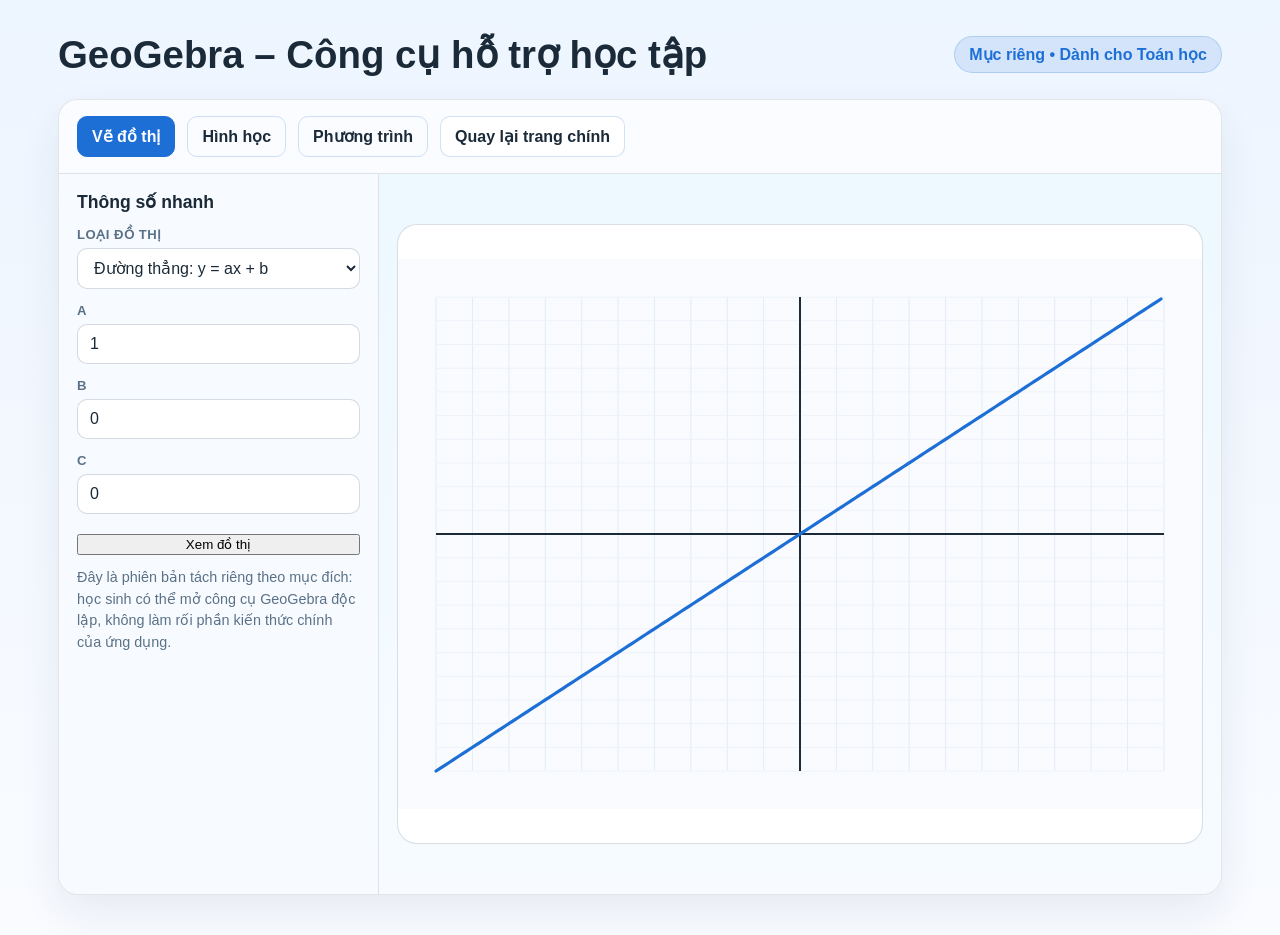
<file: geogebra-tool.html>
<!DOCTYPE html>
<html lang="vi">
<head>
  <meta charset="UTF-8" />
  <meta name="viewport" content="width=device-width, initial-scale=1.0" />
  <title>GeoGebra Math Tool</title>
  <style>
    :root {
      --bg: #f4f7fb;
      --card: #ffffff;
      --ink: #1b2a38;
      --muted: #5a7187;
      --primary: #1d6fd6;
      --accent: #0a8d74;
      --line: rgba(27, 42, 56, 0.12);
    }

    * { box-sizing: border-box; }

    body {
      margin: 0;
      font-family: "Be Vietnam Pro", "Segoe UI", sans-serif;
      background: linear-gradient(180deg, #edf5ff 0%, #f9fbff 100%);
      color: var(--ink);
    }

    .page {
      max-width: 1200px;
      margin: 0 auto;
      padding: 32px 18px 40px;
    }

    .header {
      display: flex;
      flex-wrap: wrap;
      align-items: center;
      justify-content: space-between;
      gap: 16px;
      margin-bottom: 22px;
    }

    h1 {
      margin: 0;
      font-size: clamp(1.8rem, 3vw, 2.5rem);
    }

    .badge {
      display: inline-flex;
      align-items: center;
      gap: 8px;
      border-radius: 999px;
      padding: 8px 14px;
      background: rgba(29, 111, 214, 0.12);
      border: 1px solid rgba(29, 111, 214, 0.2);
      color: var(--primary);
      font-weight: 700;
    }

    .panel {
      background: var(--card);
      border: 1px solid var(--line);
      border-radius: 20px;
      box-shadow: 0 18px 40px rgba(28, 52, 80, 0.08);
      overflow: hidden;
    }

    .toolbar {
      display: flex;
      flex-wrap: wrap;
      gap: 12px;
      align-items: center;
      padding: 16px 18px;
      border-bottom: 1px solid var(--line);
      background: rgba(250, 252, 255, 0.9);
    }

    .toolbar button,
    .toolbar a {
      appearance: none;
      border: 1px solid rgba(29, 111, 214, 0.2);
      background: #fff;
      color: var(--ink);
      padding: 10px 14px;
      border-radius: 10px;
      font: inherit;
      font-weight: 700;
      text-decoration: none;
      cursor: pointer;
    }

    .toolbar .primary {
      background: var(--primary);
      border-color: var(--primary);
      color: #fff;
    }

    .toolbar .ghost {
      background: transparent;
    }

    .stage {
      display: grid;
      grid-template-columns: minmax(260px, 320px) minmax(0, 1fr);
      min-height: 720px;
    }

    .sidebar {
      border-right: 1px solid var(--line);
      background: rgba(246, 250, 255, 0.8);
      padding: 18px;
    }

    .sidebar h2 {
      margin: 0 0 14px;
      font-size: 1.1rem;
    }

    .field {
      display: grid;
      gap: 6px;
      margin-bottom: 14px;
    }

    .field label {
      font-weight: 700;
      color: var(--muted);
      font-size: 0.82rem;
      text-transform: uppercase;
      letter-spacing: 0.04em;
    }

    .field input,
    .field select {
      width: 100%;
      padding: 10px 12px;
      border-radius: 10px;
      border: 1px solid rgba(101, 123, 152, 0.28);
      background: #fff;
      font: inherit;
      color: var(--ink);
    }

    .helper {
      margin: 12px 0 0;
      color: var(--muted);
      font-size: 0.9rem;
      line-height: 1.5;
    }

    .embed-area {
      position: relative;
      min-height: 720px;
      background: linear-gradient(180deg, #edf8ff 0%, #f7fbff 100%);
      display: flex;
      align-items: center;
      justify-content: center;
      padding: 18px;
    }

    .embed-box {
      width: 100%;
      min-height: 620px;
      border-radius: 20px;
      border: 1px solid rgba(46, 73, 104, 0.18);
      background: #fff;
      overflow: hidden;
      display: flex;
      align-items: center;
      justify-content: center;
      position: relative;
    }

    .placeholder {
      text-align: center;
      max-width: 480px;
      padding: 32px 20px;
    }

    .placeholder h3 {
      margin: 0 0 12px;
      font-size: clamp(1.3rem, 2vw, 1.8rem);
    }

    .placeholder p {
      margin: 0;
      color: var(--muted);
      line-height: 1.6;
    }

    @media (max-width: 840px) {
      .stage {
        grid-template-columns: 1fr;
      }

      .sidebar {
        border-right: none;
        border-bottom: 1px solid var(--line);
      }
    }
  </style>
</head>
<body>
  <div class="page">
    <div class="header">
      <h1>GeoGebra – Công cụ hỗ trợ học tập</h1>
      <div class="badge">Mục riêng • Dành cho Toán học</div>
    </div>

    <div class="panel">
      <div class="toolbar">
        <button class="primary" type="button">Vẽ đồ thị</button>
        <button type="button" class="ghost">Hình học</button>
        <button type="button" class="ghost">Phương trình</button>
        <a href="index.html">Quay lại trang chính</a>
      </div>

      <div class="stage">
        <aside class="sidebar">
          <h2>Thông số nhanh</h2>

          <div class="field">
            <label for="equationType">Loại đồ thị</label>
            <select id="equationType">
              <option value="line">Đường thẳng: y = ax + b</option>
              <option value="quadratic">Parabol: y = ax² + bx + c</option>
              <option value="cubic">Hàm bậc ba: y = ax³ + bx² + cx</option>
            </select>
          </div>

          <div class="field">
            <label for="aValue">a</label>
            <input id="aValue" type="number" value="1" step="0.1" />
          </div>

          <div class="field">
            <label for="bValue">b</label>
            <input id="bValue" type="number" value="0" step="0.1" />
          </div>

          <div class="field">
            <label for="cValue">c</label>
            <input id="cValue" type="number" value="0" step="0.1" />
          </div>

          <button id="renderBtn" type="button" class="primary" style="width: 100%; margin-top: 6px;">Xem đồ thị</button>
          <p class="helper">
            Đây là phiên bản tách riêng theo mục đích: học sinh có thể mở công cụ GeoGebra độc lập, không làm rối phần kiến thức chính của ứng dụng.
          </p>
        </aside>

        <div class="embed-area">
          <div class="embed-box">
            <div class="placeholder">
              <h3>GeoGebra tool đang sẵn sàng</h3>
              <p>
                Khi cần, phần này có thể được đánh dấu bằng iframe hoặc tích hợp trực tiếp từ nguồn GeoGebra. Hiện tại, hướng làm đã được tách riêng thành tool độc lập để dễ mở rộng và tối ưu trải nghiệm học tập.
              </p>
            </div>
          </div>
        </div>
      </div>
    </div>
  </div>

  <script>
    const equationType = document.getElementById('equationType');
    const aValue = document.getElementById('aValue');
    const bValue = document.getElementById('bValue');
    const cValue = document.getElementById('cValue');
    const renderBtn = document.getElementById('renderBtn');
    const embedBox = document.querySelector('.embed-box');

    function evaluate(type, x, a, b, c) {
      switch (type) {
        case 'quadratic':
          return a * x * x + b * x + c;
        case 'cubic':
          return a * x * x * x + b * x * x + c * x;
        case 'line':
        default:
          return a * x + b;
      }
    }

    function drawGraph() {
      const type = equationType.value;
      const a = Number(aValue.value) || 0;
      const b = Number(bValue.value) || 0;
      const c = Number(cValue.value) || 0;
      const width = 760;
      const height = 520;
      const pad = 36;
      const xMin = -10;
      const xMax = 10;
      const sampleStep = 0.12;

      const values = [];
      for (let x = xMin; x <= xMax; x += sampleStep) {
        const y = evaluate(type, x, a, b, c);
        if (Number.isFinite(y)) values.push(y);
      }

      const yMin = values.length ? Math.min(...values, -10) : -10;
      const yMax = values.length ? Math.max(...values, 10) : 10;
      const yRange = yMax - yMin || 1;

      const toX = (x) => pad + ((x - xMin) / (xMax - xMin)) * (width - pad * 2);
      const toY = (y) => height - pad - ((y - yMin) / yRange) * (height - pad * 2);

      const svg = document.createElementNS('http://www.w3.org/2000/svg', 'svg');
      svg.setAttribute('viewBox', `0 0 ${width} ${height}`);
      svg.setAttribute('width', '100%');
      svg.setAttribute('height', '100%');

      const bg = document.createElementNS('http://www.w3.org/2000/svg', 'rect');
      bg.setAttribute('x', '0');
      bg.setAttribute('y', '0');
      bg.setAttribute('width', String(width));
      bg.setAttribute('height', String(height));
      bg.setAttribute('fill', '#f9fbff');
      svg.appendChild(bg);

      for (let x = -10; x <= 10; x += 1) {
        const xLine = document.createElementNS('http://www.w3.org/2000/svg', 'line');
        const xPos = toX(x);
        xLine.setAttribute('x1', String(xPos));
        xLine.setAttribute('x2', String(xPos));
        xLine.setAttribute('y1', String(pad));
        xLine.setAttribute('y2', String(height - pad));
        xLine.setAttribute('stroke', x === 0 ? '#1b2a38' : '#dfeaf5');
        xLine.setAttribute('stroke-width', x === 0 ? '1.5' : '0.8');
        svg.appendChild(xLine);
      }

      for (let y = Math.ceil(yMin); y <= Math.floor(yMax); y += 1) {
        const yLine = document.createElementNS('http://www.w3.org/2000/svg', 'line');
        const yPos = toY(y);
        yLine.setAttribute('x1', String(pad));
        yLine.setAttribute('x2', String(width - pad));
        yLine.setAttribute('y1', String(yPos));
        yLine.setAttribute('y2', String(yPos));
        yLine.setAttribute('stroke', y === 0 ? '#1b2a38' : '#edf2f8');
        yLine.setAttribute('stroke-width', y === 0 ? '1.5' : '0.8');
        svg.appendChild(yLine);
      }

      const xAxis = document.createElementNS('http://www.w3.org/2000/svg', 'line');
      xAxis.setAttribute('x1', String(pad));
      xAxis.setAttribute('x2', String(width - pad));
      xAxis.setAttribute('y1', String(toY(0))); xAxis.setAttribute('y2', String(toY(0)));
      xAxis.setAttribute('stroke', '#1b2a38');
      xAxis.setAttribute('stroke-width', '1.8');
      svg.appendChild(xAxis);

      const yAxis = document.createElementNS('http://www.w3.org/2000/svg', 'line');
      yAxis.setAttribute('x1', String(toX(0))); yAxis.setAttribute('x2', String(toX(0)));
      yAxis.setAttribute('y1', String(pad)); yAxis.setAttribute('y2', String(height - pad));
      yAxis.setAttribute('stroke', '#1b2a38');
      yAxis.setAttribute('stroke-width', '1.8');
      svg.appendChild(yAxis);

      const points = [];
      for (let x = xMin; x <= xMax; x += sampleStep) {
        const y = evaluate(type, x, a, b, c);
        if (Number.isFinite(y)) {
          points.push(`${toX(x)},${toY(y)}`);
        }
      }

      const polyline = document.createElementNS('http://www.w3.org/2000/svg', 'polyline');
      polyline.setAttribute('points', points.join(' '));
      polyline.setAttribute('fill', 'none');
      polyline.setAttribute('stroke', '#1d6fd6');
      polyline.setAttribute('stroke-width', '3');
      polyline.setAttribute('stroke-linecap', 'round');
      polyline.setAttribute('stroke-linejoin', 'round');
      svg.appendChild(polyline);

      embedBox.innerHTML = '';
      embedBox.appendChild(svg);
    }

    renderBtn.addEventListener('click', drawGraph);
    equationType.addEventListener('change', drawGraph);
    [aValue, bValue, cValue].forEach((input) => input.addEventListener('input', drawGraph));
    drawGraph();
  </script>
</body>
</html>
</file>
